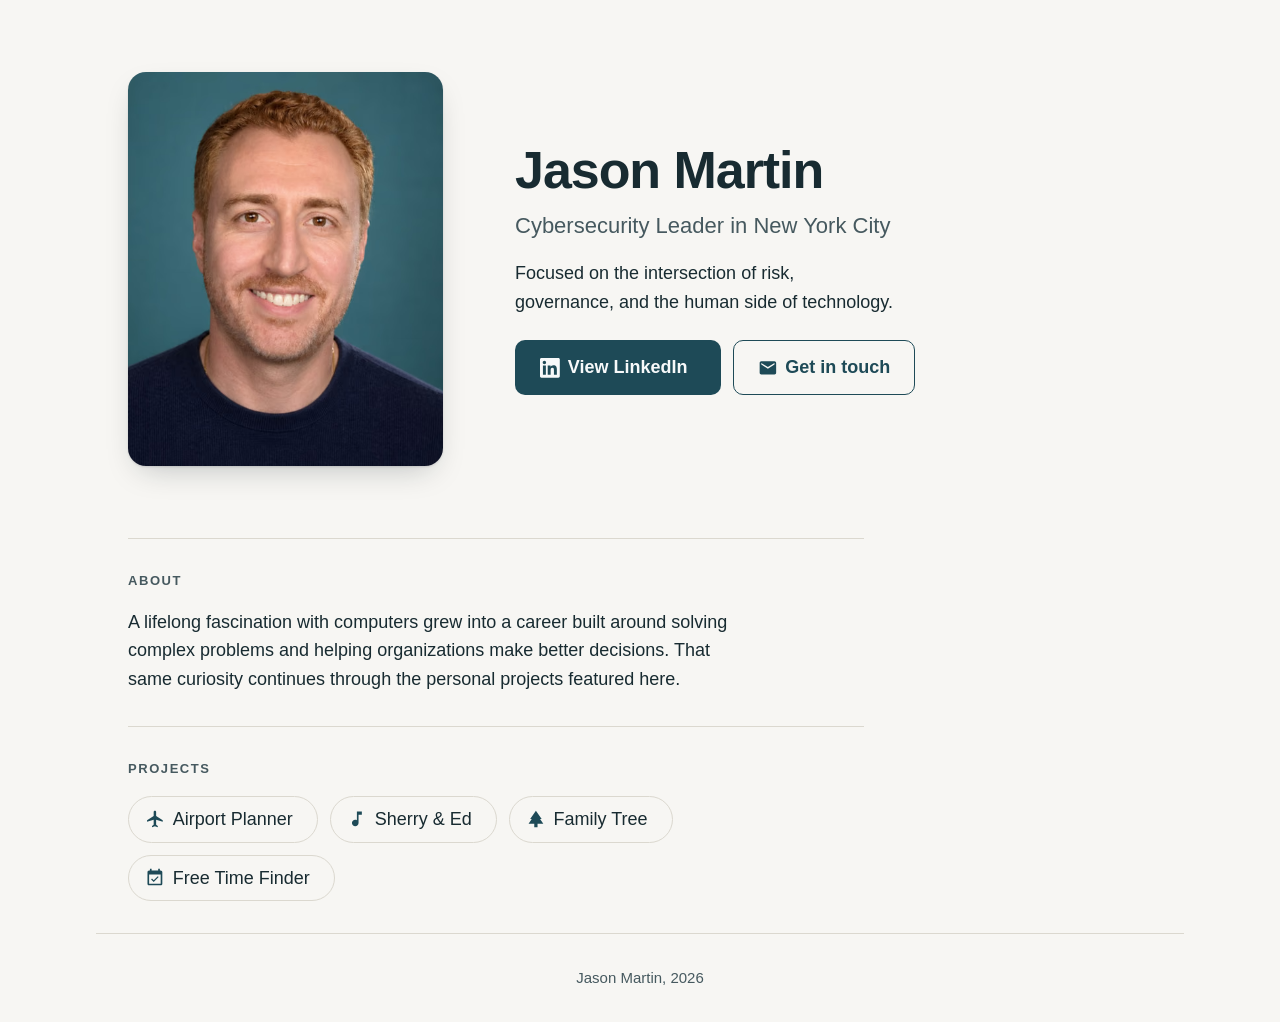
<file: index.html>
<!DOCTYPE html>
<html lang="en">
<head>
  <meta charset="utf-8">
  <meta name="viewport" content="width=device-width, initial-scale=1">
  <title>Jason Martin | Cybersecurity Leader in New York City</title>
  <meta name="description" content="Jason Martin is a cybersecurity leader in New York City, focused on risk, governance, and the human side of technology. Connect on LinkedIn.">
  <link rel="canonical" href="https://jasonemartin.info/">
  <link rel="stylesheet" href="styles.css">
  <link rel="icon" href="assets/favicon.ico" sizes="48x48 32x32 16x16">
  <link rel="icon" href="assets/favicon.svg" type="image/svg+xml">
  <link rel="apple-touch-icon" href="assets/apple-touch-icon.png">
  <meta name="theme-color" content="#F7F6F3" media="(prefers-color-scheme: light)">
  <meta name="theme-color" content="#0F1B20" media="(prefers-color-scheme: dark)">
  <meta property="og:type" content="website">
  <meta property="og:url" content="https://jasonemartin.info/">
  <meta property="og:title" content="Jason Martin | Cybersecurity Leader in New York City">
  <meta property="og:description" content="Cybersecurity leader in New York City, focused on risk, governance, and the human side of technology.">
  <meta property="og:image" content="https://jasonemartin.info/assets/social-preview.jpg">
  <meta property="og:image:width" content="1200">
  <meta property="og:image:height" content="630">
  <meta property="og:image:alt" content="Jason Martin, cybersecurity leader in New York City">
  <meta name="twitter:card" content="summary_large_image">
  <meta name="twitter:title" content="Jason Martin | Cybersecurity Leader in New York City">
  <meta name="twitter:description" content="Cybersecurity leader in New York City, focused on risk, governance, and the human side of technology.">
  <meta name="twitter:image" content="https://jasonemartin.info/assets/social-preview.jpg">
  <meta name="twitter:image:alt" content="Jason Martin, cybersecurity leader in New York City">
  <script type="application/ld+json">
  {
    "@context": "https://schema.org",
    "@type": "Person",
    "name": "Jason Martin",
    "url": "https://jasonemartin.info/",
    "image": "https://jasonemartin.info/assets/profile-photo.jpg",
    "jobTitle": "Senior Manager, Global Risk & Compliance",
    "alumniOf": [
      {
        "@type": "CollegeOrUniversity",
        "name": "Carnegie Mellon University"
      },
      {
        "@type": "CollegeOrUniversity",
        "name": "Indiana University"
      }
    ],
    "sameAs": [
      "https://www.linkedin.com/in/jasmartin",
      "https://github.com/standuptex"
    ]
  }
  </script>
</head>
<body>
  <main class="container">

    <section class="hero" aria-label="Introduction">
      <div class="hero-photo">
        <picture>
          <source srcset="assets/profile-photo.avif" type="image/avif">
          <source srcset="assets/profile-photo.webp" type="image/webp">
          <img src="assets/profile-photo.jpg" width="480" height="600"
               alt="Jason Martin, smiling, in front of a teal background"
               fetchpriority="high" decoding="async">
        </picture>
      </div>
      <div class="hero-text">
        <h1>Jason Martin</h1>
        <p class="headline">Cybersecurity Leader in New York City</p>
        <p class="intro">Focused on the intersection of risk, governance, and the human side of technology.</p>
        <div class="actions">
          <a class="button button-primary" href="https://www.linkedin.com/in/jasmartin" target="_blank" rel="noopener noreferrer">
            <svg class="icon" viewBox="0 0 24 24" aria-hidden="true" focusable="false"><path fill="currentColor" d="M20.447 20.452h-3.554v-5.569c0-1.328-.027-3.037-1.852-3.037-1.853 0-2.136 1.445-2.136 2.939v5.667H9.351V9h3.414v1.561h.046c.477-.9 1.637-1.85 3.37-1.85 3.601 0 4.267 2.37 4.267 5.455v6.286zM5.337 7.433c-1.144 0-2.063-.926-2.063-2.065 0-1.138.92-2.063 2.063-2.063 1.14 0 2.064.925 2.064 2.063 0 1.139-.925 2.065-2.064 2.065zm1.782 13.019H3.555V9h3.564v11.452zM22.225 0H1.771C.792 0 0 .774 0 1.729v20.542C0 23.227.792 24 1.771 24h20.451C23.2 24 24 23.227 24 22.271V1.729C24 .774 23.2 0 22.225 0z"/></svg>
            View LinkedIn<span class="visually-hidden"> (opens in a new tab)</span>
          </a>
          <a class="button button-secondary" href="mailto:support@jasonemartin.info">
            <svg class="icon" viewBox="0 0 24 24" aria-hidden="true" focusable="false"><path fill="currentColor" d="M20 4H4c-1.1 0-1.99.9-1.99 2L2 18c0 1.1.9 2 2 2h16c1.1 0 2-.9 2-2V6c0-1.1-.9-2-2-2zm0 4-8 5-8-5V6l8 5 8-5v2z"/></svg>
            Get in touch
          </a>
        </div>
      </div>
    </section>

    <section aria-labelledby="about-heading">
      <h2 id="about-heading">About</h2>
      <p>A lifelong fascination with computers grew into a career built around solving complex problems and helping organizations make better decisions. That same curiosity continues through the personal projects featured here.</p>
    </section>

    <section aria-labelledby="projects-heading">
      <h2 id="projects-heading">Projects</h2>
      <!-- [html-validate-disable-next no-redundant-role -- Safari drops list semantics when list-style is none; the explicit role restores them for VoiceOver] -->
      <ul class="link-list" role="list">
        <li>
          <a class="link-chip" href="https://app.jasonemartin.info/" target="_blank" rel="noopener noreferrer">
            <svg class="icon" viewBox="0 0 24 24" aria-hidden="true" focusable="false"><path fill="currentColor" d="M21.5 15.5v-2l-8-5V3.5c0-.83-.67-1.5-1.5-1.5s-1.5.67-1.5 1.5V8.5l-8 5v2l8-2.5V19l-2 1.5V22l3.5-1 3.5 1v-1.5L13.5 19v-6l8 2.5z"/></svg>
            Airport Planner<span class="visually-hidden"> (opens in a new tab)</span>
          </a>
        </li>
        <li>
          <a class="link-chip" href="https://edandsherry.com/" target="_blank" rel="noopener noreferrer">
            <svg class="icon" viewBox="0 0 24 24" aria-hidden="true" focusable="false"><path fill="currentColor" d="M12 3v10.55c-.59-.34-1.27-.55-2-.55-2.21 0-4 1.79-4 4s1.79 4 4 4 4-1.79 4-4V7h4V3h-6z"/></svg>
            Sherry &amp; Ed<span class="visually-hidden"> (opens in a new tab)</span>
          </a>
        </li>
        <li>
          <a class="link-chip" href="https://familytree.jasonemartin.info/tree.html" target="_blank" rel="noopener noreferrer">
            <svg class="icon" viewBox="0 0 24 24" aria-hidden="true" focusable="false"><path fill="currentColor" d="M17 12h2L12 2 5.05 12H7l-3.9 6h6.92v4h3.96v-4H21l-4-6z"/></svg>
            Family Tree<span class="visually-hidden"> (opens in a new tab)</span>
          </a>
        </li>
        <li>
          <a class="link-chip" href="https://chromewebstore.google.com/detail/free-time-finder/beagggbjhgpocpjffdolifpdiieiijhf" target="_blank" rel="noopener noreferrer">
            <svg class="icon" viewBox="0 0 24 24" aria-hidden="true" focusable="false"><path fill="currentColor" d="M16.53 11.06 15.47 10l-4.88 4.88-2.12-2.12-1.06 1.06L10.59 17l5.94-5.94zM19 3h-1V1h-2v2H8V1H6v2H5c-1.11 0-1.99.9-1.99 2L3 19c0 1.1.89 2 2 2h14c1.1 0 2-.9 2-2V5c0-1.1-.9-2-2-2zm0 16H5V8h14v11z"/></svg>
            Free Time Finder<span class="visually-hidden"> (opens in a new tab)</span>
          </a>
        </li>
      </ul>
    </section>

  </main>

  <footer class="container">
    <p>Jason Martin, <span id="year">2026</span></p>
  </footer>
  <script src="script.js" defer></script>
</body>
</html>
</file>
<file: styles.css>
/* ==========================================================================
   jasonemartin.info — Studio teal
   Design tokens
   ========================================================================== */

:root {
  color-scheme: light dark;

  /* Color: accent sampled from the portrait's teal background */
  --bg: #F7F6F3;
  --text: #182B31;
  --muted: #46595F;
  --accent: #1E4A57;
  --accent-strong: #163A44;
  --accent-contrast: #F7F9FA;
  --surface: #FFFFFF;
  --hairline: #DBD8CF;

  /* Spacing */
  --s1: 0.25rem;
  --s2: 0.5rem;
  --s3: 0.75rem;
  --s4: 1rem;
  --s5: 1.5rem;
  --s6: 2rem;
  --s7: 3rem;
  --s8: 4.5rem;

  /* Type */
  --font: ui-sans-serif, -apple-system, BlinkMacSystemFont, "Segoe UI",
          Roboto, "Helvetica Neue", Arial, sans-serif;
  --step-0: clamp(1rem, 0.95rem + 0.3vw, 1.125rem);
  --step-1: clamp(1.125rem, 1rem + 0.5vw, 1.375rem);
  --step-2: clamp(2rem, 1.5rem + 2.8vw, 3.25rem);

  --radius: 12px;
  --radius-lg: 18px;
}

@media (prefers-color-scheme: dark) {
  :root {
    --bg: #0F1B20;
    --text: #E6ECEE;
    --muted: #9FB3BA;
    --accent: #8CC3D3;
    --accent-strong: #A8D4E1;
    --accent-contrast: #0F1B20;
    --surface: #16262C;
    --hairline: #24343B;
  }
}

/* ==========================================================================
   Base
   ========================================================================== */

*,
*::before,
*::after {
  box-sizing: border-box;
}

body {
  margin: 0;
  background: var(--bg);
  color: var(--text);
  font-family: var(--font);
  font-size: var(--step-0);
  line-height: 1.6;
  -webkit-font-smoothing: antialiased;
  text-rendering: optimizeLegibility;
}

::selection {
  background: var(--accent);
  color: var(--accent-contrast);
}

img {
  max-width: 100%;
  height: auto;
  display: block;
}

h1,
h2,
p,
ul {
  margin: 0;
}

p {
  text-wrap: pretty;
}

h1,
.headline {
  text-wrap: balance;
}

a {
  color: var(--accent);
  text-decoration-thickness: 1.5px;
  text-underline-offset: 0.2em;
}

a:hover {
  color: var(--accent-strong);
}

:focus-visible {
  outline: 3px solid var(--accent);
  outline-offset: 3px;
  border-radius: 4px;
}

.visually-hidden {
  position: absolute;
  width: 1px;
  height: 1px;
  padding: 0;
  margin: -1px;
  overflow: hidden;
  clip-path: inset(50%);
  white-space: nowrap;
}

.container {
  max-width: 68rem;
  margin-inline: auto;
  padding-inline: clamp(1rem, 5vw, 2rem);
}

/* ==========================================================================
   Hero
   ========================================================================== */

.hero {
  display: flex;
  flex-direction: column;
  align-items: center;
  gap: var(--s6);
  padding-block: var(--s7) var(--s6);
  text-align: center;
}

.hero-photo {
  width: min(72vw, 300px);
}

.hero-photo img {
  border-radius: var(--radius-lg);
  box-shadow: 0 1px 2px rgb(15 27 32 / 0.12), 0 12px 32px -12px rgb(15 27 32 / 0.28);
}

.hero-text h1 {
  font-size: var(--step-2);
  font-weight: 750;
  letter-spacing: -0.02em;
  line-height: 1.1;
}

.headline {
  margin-top: var(--s2);
  font-size: var(--step-1);
  font-weight: 500;
  color: var(--muted);
}

.intro {
  margin-top: var(--s4);
  max-width: 46ch;
  margin-inline: auto;
  text-wrap: balance;
}

.actions {
  margin-top: var(--s5);
  display: flex;
  flex-wrap: wrap;
  justify-content: center;
  gap: var(--s3);
}

.button {
  display: inline-flex;
  align-items: center;
  justify-content: center;
  gap: var(--s2);
  min-height: 48px;
  padding: var(--s3) var(--s5);
  border: 1.5px solid transparent;
  border-radius: 10px;
  font-weight: 600;
  text-decoration: none;
  transition: background-color 150ms ease, color 150ms ease, border-color 150ms ease;
}

.button-primary {
  background: var(--accent);
  color: var(--accent-contrast);
}

.button-primary:hover {
  background: var(--accent-strong);
  color: var(--accent-contrast);
}

.button-secondary {
  border-color: var(--accent);
  color: var(--accent);
}

.button-secondary:hover {
  border-color: var(--accent-strong);
  color: var(--accent-strong);
}

.icon {
  width: 1.1em;
  height: 1.1em;
  flex: none;
}

/* ==========================================================================
   Sections
   ========================================================================== */

main section:not(.hero) {
  border-top: 1px solid var(--hairline);
  padding-block: var(--s6);
  max-width: 46rem;
  margin-inline: auto;
}

main section h2 {
  font-size: 0.8125rem;
  font-weight: 700;
  letter-spacing: 0.12em;
  text-transform: uppercase;
  color: var(--muted);
  margin-bottom: var(--s4);
}

main section p {
  max-width: 62ch;
}

.link-list {
  list-style: none;
  padding: 0;
  display: flex;
  flex-wrap: wrap;
  gap: var(--s3);
}

.link-chip {
  display: inline-flex;
  align-items: center;
  gap: var(--s2);
  min-height: 44px;
  padding: var(--s2) var(--s4);
  border: 1.5px solid var(--hairline);
  border-radius: 999px;
  color: var(--text);
  font-weight: 500;
  text-decoration: none;
  transition: border-color 150ms ease, color 150ms ease;
}

.link-chip:hover {
  border-color: var(--accent);
  color: var(--accent);
}

.link-chip .icon {
  color: var(--accent);
}

/* ==========================================================================
   Footer
   ========================================================================== */

footer {
  border-top: 1px solid var(--hairline);
  padding-block: var(--s6);
  text-align: center;
  color: var(--muted);
  font-size: 0.9375rem;
}

/* ==========================================================================
   Layout: split hero from 800px up
   ========================================================================== */

@media (min-width: 800px) {
  .hero {
    display: grid;
    grid-template-columns: minmax(225px, 300px) 1fr;
    gap: var(--s7);
    align-items: center;
    padding-block: var(--s8);
    text-align: left;
  }

  .hero-photo {
    width: 100%;
  }

  .intro {
    margin-inline: 0;
  }

  .actions {
    justify-content: flex-start;
  }

  main section:not(.hero) {
    margin-inline: 0;
  }
}

@media (min-width: 800px) {
  .hero.hero-single {
    display: flex;
    flex-direction: column;
    align-items: center;
    text-align: center;
  }

  .hero-single .actions {
    justify-content: center;
  }

  .hero-single .intro {
    margin-inline: auto;
  }
}

@media (min-width: 1200px) {
  .hero {
    grid-template-columns: minmax(240px, 315px) 1fr;
    gap: var(--s8);
  }
}

/* ==========================================================================
   Preferences
   ========================================================================== */

@media (prefers-reduced-motion: reduce) {
  *,
  *::before,
  *::after {
    transition-duration: 0.01ms !important;
    animation-duration: 0.01ms !important;
    animation-iteration-count: 1 !important;
  }
}

@media print {
  :root {
    --bg: #FFFFFF;
    --text: #000000;
    --muted: #333333;
    --hairline: #999999;
    --accent: #163A44;
    --accent-strong: #163A44;
    --accent-contrast: #FFFFFF;
    --surface: #FFFFFF;
  }

  .button {
    border: 1px solid #000000;
    background: none;
    color: #000000;
  }

  .link-chip::after,
  .button[href^="https://"]::after,
  .button[href^="mailto:"]::after {
    content: " (" attr(href) ")";
    font-weight: 400;
  }
}
</file>
